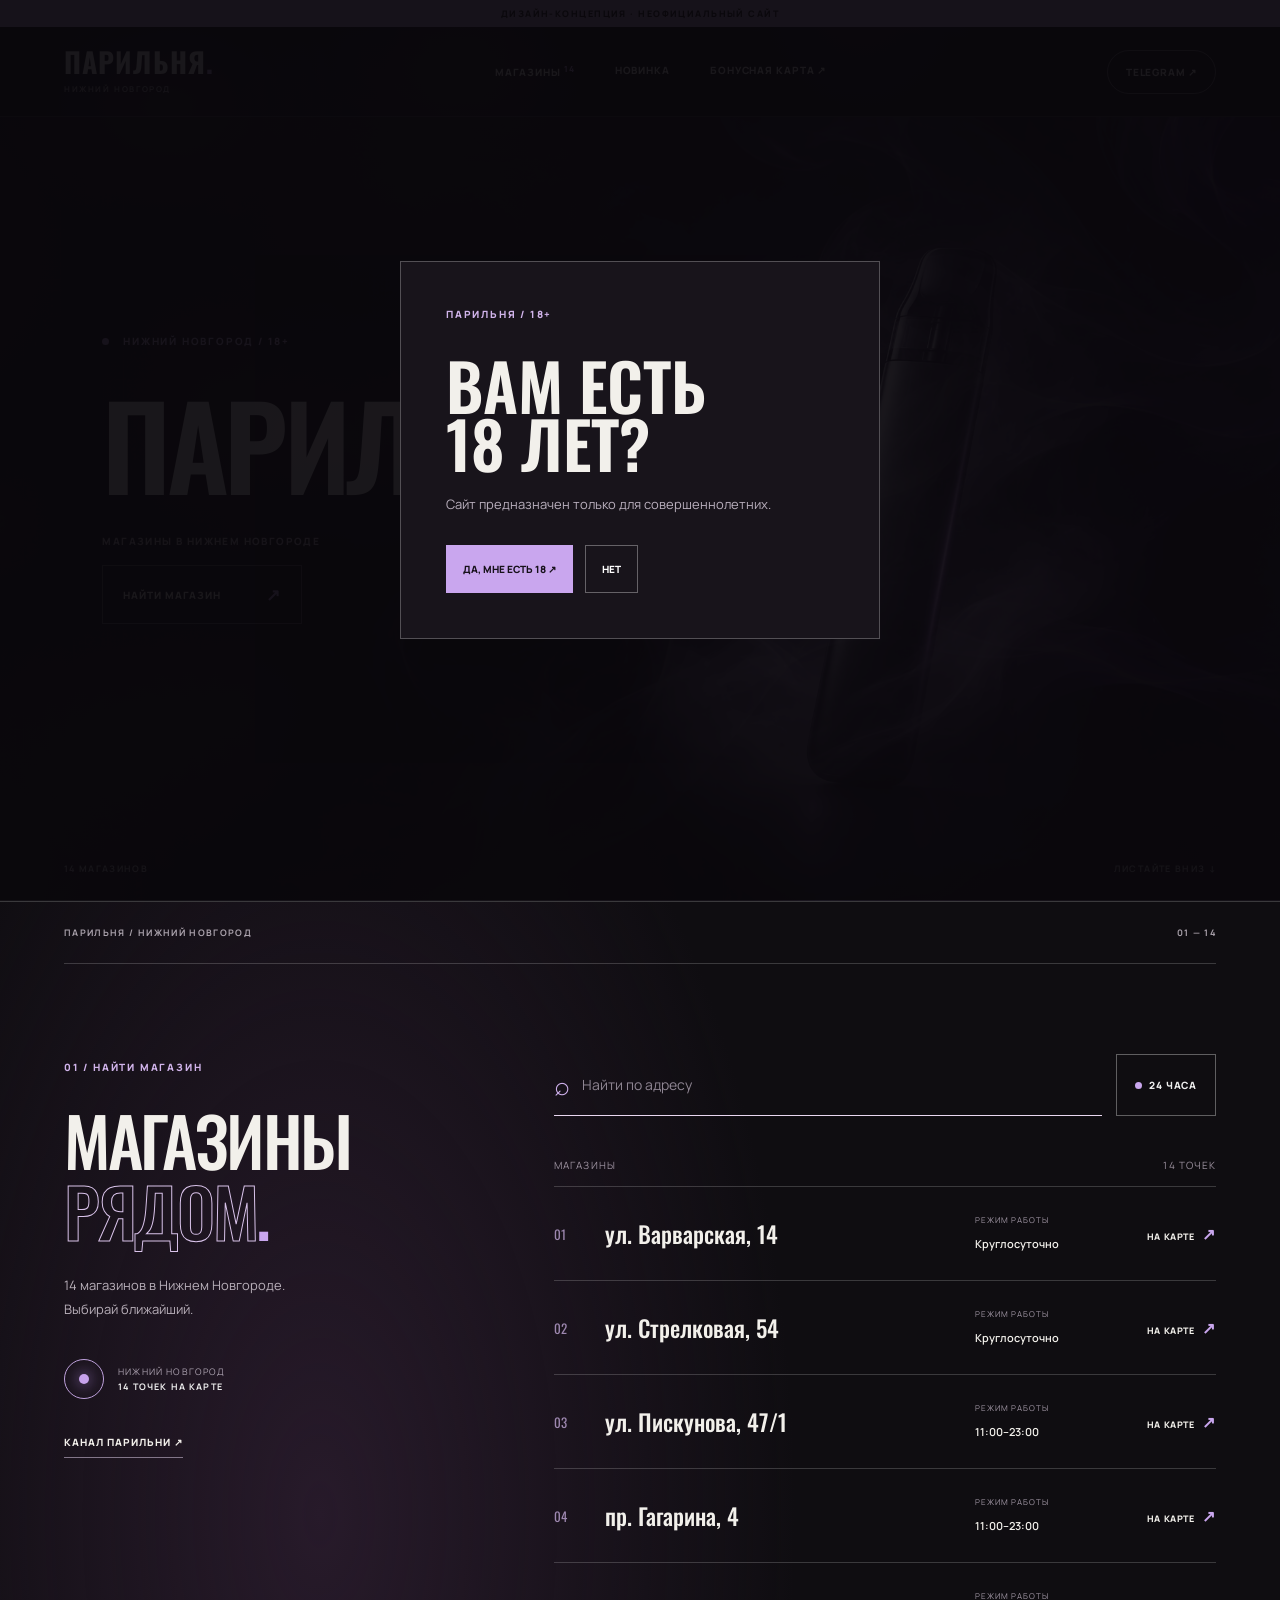
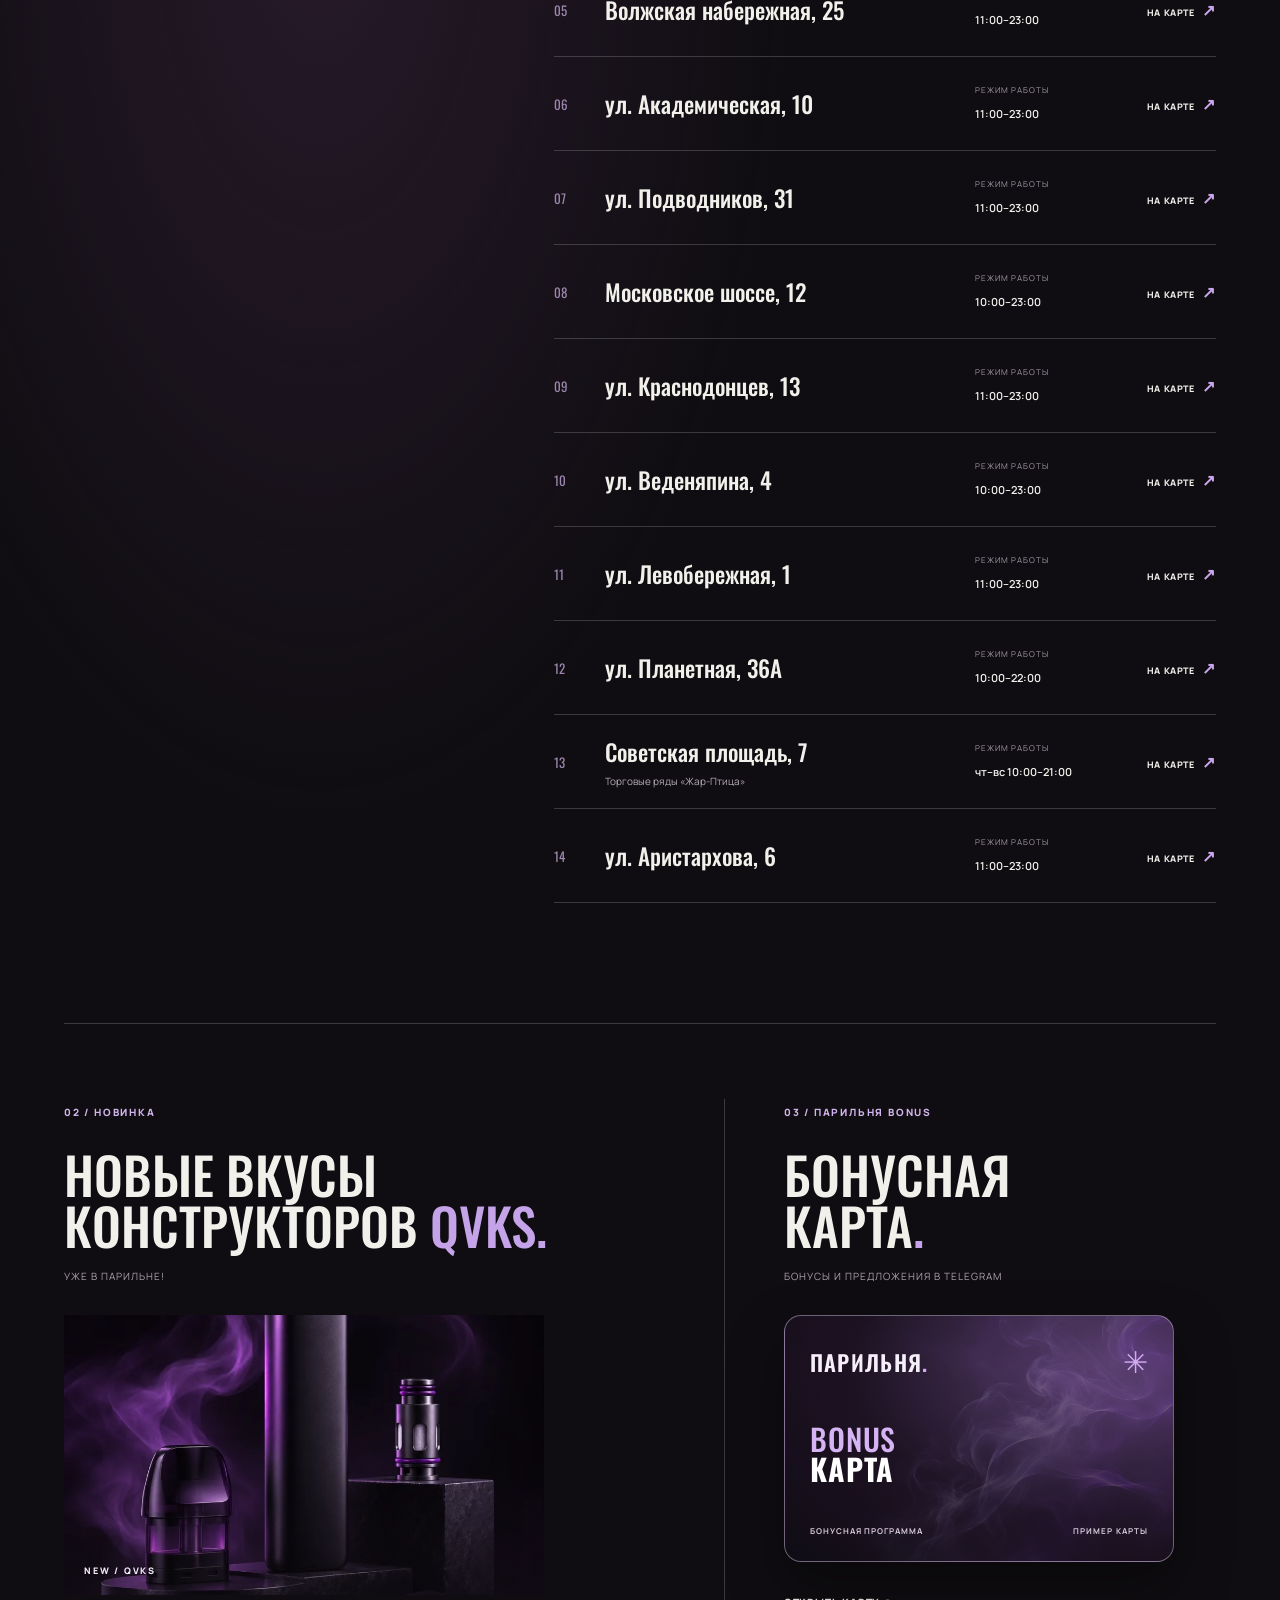
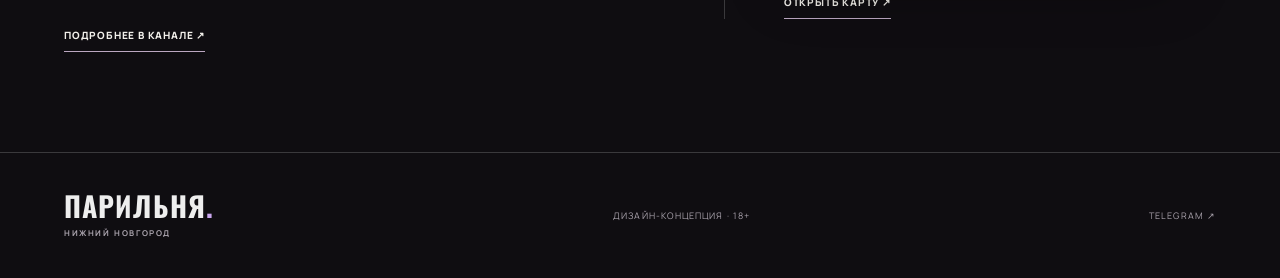
<file: index.html>
<!doctype html><html lang="ru"><head><meta charset="utf-8"><meta name="viewport" content="width=device-width,initial-scale=1"><meta name="theme-color" content="#100e13"><title>Парильня — магазины в Нижнем Новгороде</title><link rel="preconnect" href="https://fonts.googleapis.com"><link rel="preconnect" href="https://fonts.gstatic.com" crossorigin><link href="https://fonts.googleapis.com/css2?family=Manrope:wght@400;500;600;700;800&family=Oswald:wght@400;500;600;700&display=swap" rel="stylesheet"><link rel="stylesheet" href="style.css"></head>
<body><canvas id="vapor" aria-hidden="true"></canvas><canvas id="trail" aria-hidden="true"></canvas><div class="concept">ДИЗАЙН-КОНЦЕПЦИЯ · НЕОФИЦИАЛЬНЫЙ САЙТ</div>
<header><a class="logo" href="#top">ПАРИЛЬНЯ<span>.</span><small>НИЖНИЙ НОВГОРОД</small></a><nav aria-label="Навигация"><a href="#stores">МАГАЗИНЫ <sup>14</sup></a><a href="#new">НОВИНКА</a><a href="bonus/">БОНУСНАЯ КАРТА ↗</a></nav><a class="header-tg" href="https://t.me/parilnyann" target="_blank" rel="noopener noreferrer">TELEGRAM ↗</a></header>
<main id="top"><section class="hero"><img class="hero-vape" src="device.webp" alt="" aria-hidden="true"><div class="hero-vapor" aria-hidden="true"></div><div class="hero-copy"><div class="overline"><span class="dot"></span> НИЖНИЙ НОВГОРОД / 18+</div><h1>ПАРИЛЬНЯ<span>.</span></h1><div class="hero-bottom"><p>МАГАЗИНЫ В НИЖНЕМ НОВГОРОДЕ</p><a href="#stores" class="hero-button">НАЙТИ МАГАЗИН <span>↗</span></a></div></div><div class="hero-foot"><span>14 МАГАЗИНОВ</span><span>ЛИСТАЙТЕ ВНИЗ ↓</span></div></section>
<div class="inside"><div class="inside-head"><span>ПАРИЛЬНЯ / НИЖНИЙ НОВГОРОД</span><span>01 — 14</span></div><section class="directory" id="stores"><div class="dir-intro"><span class="overline">01 / НАЙТИ МАГАЗИН</span><h2>МАГАЗИНЫ<br><span>РЯДОМ</span><i>.</i></h2><p>14 магазинов в Нижнем Новгороде.<br>Выбирай ближайший.</p><div class="location-mark" aria-hidden="true"><span class="location-dot"></span><span>НИЖНИЙ НОВГОРОД<br><b>14 ТОЧЕК НА КАРТЕ</b></span></div><a class="channel" href="https://t.me/parilnyann" target="_blank" rel="noopener noreferrer">КАНАЛ ПАРИЛЬНИ ↗</a></div><div class="dir-main"><div class="dir-toolbar"><label class="search"><span aria-hidden="true">⌕</span><input id="search" type="search" placeholder="Найти по адресу" autocomplete="off" aria-label="Поиск магазина по адресу"></label><button type="button" id="night" aria-pressed="false"><span class="toggle-dot"></span> 24 ЧАСА</button></div><div class="result-caption"><span>МАГАЗИНЫ</span><span id="count" aria-live="polite">14 ТОЧЕК</span></div><div id="store-list"><article class="store" data-address="ул. варварская, 14 " data-night="yes"><div class="store-no">01</div><div class="store-place"><h3>ул. Варварская, 14</h3></div><div class="store-time"><span>РЕЖИМ РАБОТЫ</span><strong>Круглосуточно</strong></div><a class="map-link" href="https://yandex.ru/maps/?text=%D0%9D%D0%B8%D0%B6%D0%BD%D0%B8%D0%B9%20%D0%9D%D0%BE%D0%B2%D0%B3%D0%BE%D1%80%D0%BE%D0%B4%2C%20%D1%83%D0%BB.%20%D0%92%D0%B0%D1%80%D0%B2%D0%B0%D1%80%D1%81%D0%BA%D0%B0%D1%8F%2C%2014" target="_blank" rel="noopener noreferrer" aria-label="Открыть на карте: ул. Варварская, 14">НА КАРТЕ <b>↗</b></a></article><article class="store" data-address="ул. стрелковая, 54 " data-night="yes"><div class="store-no">02</div><div class="store-place"><h3>ул. Стрелковая, 54</h3></div><div class="store-time"><span>РЕЖИМ РАБОТЫ</span><strong>Круглосуточно</strong></div><a class="map-link" href="https://yandex.ru/maps/?text=%D0%9D%D0%B8%D0%B6%D0%BD%D0%B8%D0%B9%20%D0%9D%D0%BE%D0%B2%D0%B3%D0%BE%D1%80%D0%BE%D0%B4%2C%20%D1%83%D0%BB.%20%D0%A1%D1%82%D1%80%D0%B5%D0%BB%D0%BA%D0%BE%D0%B2%D0%B0%D1%8F%2C%2054" target="_blank" rel="noopener noreferrer" aria-label="Открыть на карте: ул. Стрелковая, 54">НА КАРТЕ <b>↗</b></a></article><article class="store" data-address="ул. пискунова, 47/1 " data-night="no"><div class="store-no">03</div><div class="store-place"><h3>ул. Пискунова, 47/1</h3></div><div class="store-time"><span>РЕЖИМ РАБОТЫ</span><strong>11:00–23:00</strong></div><a class="map-link" href="https://yandex.ru/maps/?text=%D0%9D%D0%B8%D0%B6%D0%BD%D0%B8%D0%B9%20%D0%9D%D0%BE%D0%B2%D0%B3%D0%BE%D1%80%D0%BE%D0%B4%2C%20%D1%83%D0%BB.%20%D0%9F%D0%B8%D1%81%D0%BA%D1%83%D0%BD%D0%BE%D0%B2%D0%B0%2C%2047/1" target="_blank" rel="noopener noreferrer" aria-label="Открыть на карте: ул. Пискунова, 47/1">НА КАРТЕ <b>↗</b></a></article><article class="store" data-address="пр. гагарина, 4 " data-night="no"><div class="store-no">04</div><div class="store-place"><h3>пр. Гагарина, 4</h3></div><div class="store-time"><span>РЕЖИМ РАБОТЫ</span><strong>11:00–23:00</strong></div><a class="map-link" href="https://yandex.ru/maps/?text=%D0%9D%D0%B8%D0%B6%D0%BD%D0%B8%D0%B9%20%D0%9D%D0%BE%D0%B2%D0%B3%D0%BE%D1%80%D0%BE%D0%B4%2C%20%D0%BF%D1%80.%20%D0%93%D0%B0%D0%B3%D0%B0%D1%80%D0%B8%D0%BD%D0%B0%2C%204" target="_blank" rel="noopener noreferrer" aria-label="Открыть на карте: пр. Гагарина, 4">НА КАРТЕ <b>↗</b></a></article><article class="store" data-address="волжская набережная, 25 " data-night="no"><div class="store-no">05</div><div class="store-place"><h3>Волжская набережная, 25</h3></div><div class="store-time"><span>РЕЖИМ РАБОТЫ</span><strong>11:00–23:00</strong></div><a class="map-link" href="https://yandex.ru/maps/?text=%D0%9D%D0%B8%D0%B6%D0%BD%D0%B8%D0%B9%20%D0%9D%D0%BE%D0%B2%D0%B3%D0%BE%D1%80%D0%BE%D0%B4%2C%20%D0%92%D0%BE%D0%BB%D0%B6%D1%81%D0%BA%D0%B0%D1%8F%20%D0%BD%D0%B0%D0%B1%D0%B5%D1%80%D0%B5%D0%B6%D0%BD%D0%B0%D1%8F%2C%2025" target="_blank" rel="noopener noreferrer" aria-label="Открыть на карте: Волжская набережная, 25">НА КАРТЕ <b>↗</b></a></article><article class="store" data-address="ул. академическая, 10 " data-night="no"><div class="store-no">06</div><div class="store-place"><h3>ул. Академическая, 10</h3></div><div class="store-time"><span>РЕЖИМ РАБОТЫ</span><strong>11:00–23:00</strong></div><a class="map-link" href="https://yandex.ru/maps/?text=%D0%9D%D0%B8%D0%B6%D0%BD%D0%B8%D0%B9%20%D0%9D%D0%BE%D0%B2%D0%B3%D0%BE%D1%80%D0%BE%D0%B4%2C%20%D1%83%D0%BB.%20%D0%90%D0%BA%D0%B0%D0%B4%D0%B5%D0%BC%D0%B8%D1%87%D0%B5%D1%81%D0%BA%D0%B0%D1%8F%2C%2010" target="_blank" rel="noopener noreferrer" aria-label="Открыть на карте: ул. Академическая, 10">НА КАРТЕ <b>↗</b></a></article><article class="store" data-address="ул. подводников, 31 " data-night="no"><div class="store-no">07</div><div class="store-place"><h3>ул. Подводников, 31</h3></div><div class="store-time"><span>РЕЖИМ РАБОТЫ</span><strong>11:00–23:00</strong></div><a class="map-link" href="https://yandex.ru/maps/?text=%D0%9D%D0%B8%D0%B6%D0%BD%D0%B8%D0%B9%20%D0%9D%D0%BE%D0%B2%D0%B3%D0%BE%D1%80%D0%BE%D0%B4%2C%20%D1%83%D0%BB.%20%D0%9F%D0%BE%D0%B4%D0%B2%D0%BE%D0%B4%D0%BD%D0%B8%D0%BA%D0%BE%D0%B2%2C%2031" target="_blank" rel="noopener noreferrer" aria-label="Открыть на карте: ул. Подводников, 31">НА КАРТЕ <b>↗</b></a></article><article class="store" data-address="московское шоссе, 12 " data-night="no"><div class="store-no">08</div><div class="store-place"><h3>Московское шоссе, 12</h3></div><div class="store-time"><span>РЕЖИМ РАБОТЫ</span><strong>10:00–23:00</strong></div><a class="map-link" href="https://yandex.ru/maps/?text=%D0%9D%D0%B8%D0%B6%D0%BD%D0%B8%D0%B9%20%D0%9D%D0%BE%D0%B2%D0%B3%D0%BE%D1%80%D0%BE%D0%B4%2C%20%D0%9C%D0%BE%D1%81%D0%BA%D0%BE%D0%B2%D1%81%D0%BA%D0%BE%D0%B5%20%D1%88%D0%BE%D1%81%D1%81%D0%B5%2C%2012" target="_blank" rel="noopener noreferrer" aria-label="Открыть на карте: Московское шоссе, 12">НА КАРТЕ <b>↗</b></a></article><article class="store" data-address="ул. краснодонцев, 13 " data-night="no"><div class="store-no">09</div><div class="store-place"><h3>ул. Краснодонцев, 13</h3></div><div class="store-time"><span>РЕЖИМ РАБОТЫ</span><strong>11:00–23:00</strong></div><a class="map-link" href="https://yandex.ru/maps/?text=%D0%9D%D0%B8%D0%B6%D0%BD%D0%B8%D0%B9%20%D0%9D%D0%BE%D0%B2%D0%B3%D0%BE%D1%80%D0%BE%D0%B4%2C%20%D1%83%D0%BB.%20%D0%9A%D1%80%D0%B0%D1%81%D0%BD%D0%BE%D0%B4%D0%BE%D0%BD%D1%86%D0%B5%D0%B2%2C%2013" target="_blank" rel="noopener noreferrer" aria-label="Открыть на карте: ул. Краснодонцев, 13">НА КАРТЕ <b>↗</b></a></article><article class="store" data-address="ул. веденяпина, 4 " data-night="no"><div class="store-no">10</div><div class="store-place"><h3>ул. Веденяпина, 4</h3></div><div class="store-time"><span>РЕЖИМ РАБОТЫ</span><strong>10:00–23:00</strong></div><a class="map-link" href="https://yandex.ru/maps/?text=%D0%9D%D0%B8%D0%B6%D0%BD%D0%B8%D0%B9%20%D0%9D%D0%BE%D0%B2%D0%B3%D0%BE%D1%80%D0%BE%D0%B4%2C%20%D1%83%D0%BB.%20%D0%92%D0%B5%D0%B4%D0%B5%D0%BD%D1%8F%D0%BF%D0%B8%D0%BD%D0%B0%2C%204" target="_blank" rel="noopener noreferrer" aria-label="Открыть на карте: ул. Веденяпина, 4">НА КАРТЕ <b>↗</b></a></article><article class="store" data-address="ул. левобережная, 1 " data-night="no"><div class="store-no">11</div><div class="store-place"><h3>ул. Левобережная, 1</h3></div><div class="store-time"><span>РЕЖИМ РАБОТЫ</span><strong>11:00–23:00</strong></div><a class="map-link" href="https://yandex.ru/maps/?text=%D0%9D%D0%B8%D0%B6%D0%BD%D0%B8%D0%B9%20%D0%9D%D0%BE%D0%B2%D0%B3%D0%BE%D1%80%D0%BE%D0%B4%2C%20%D1%83%D0%BB.%20%D0%9B%D0%B5%D0%B2%D0%BE%D0%B1%D0%B5%D1%80%D0%B5%D0%B6%D0%BD%D0%B0%D1%8F%2C%201" target="_blank" rel="noopener noreferrer" aria-label="Открыть на карте: ул. Левобережная, 1">НА КАРТЕ <b>↗</b></a></article><article class="store" data-address="ул. планетная, 36а " data-night="no"><div class="store-no">12</div><div class="store-place"><h3>ул. Планетная, 36А</h3></div><div class="store-time"><span>РЕЖИМ РАБОТЫ</span><strong>10:00–22:00</strong></div><a class="map-link" href="https://yandex.ru/maps/?text=%D0%9D%D0%B8%D0%B6%D0%BD%D0%B8%D0%B9%20%D0%9D%D0%BE%D0%B2%D0%B3%D0%BE%D1%80%D0%BE%D0%B4%2C%20%D1%83%D0%BB.%20%D0%9F%D0%BB%D0%B0%D0%BD%D0%B5%D1%82%D0%BD%D0%B0%D1%8F%2C%2036%D0%90" target="_blank" rel="noopener noreferrer" aria-label="Открыть на карте: ул. Планетная, 36А">НА КАРТЕ <b>↗</b></a></article><article class="store" data-address="советская площадь, 7 торговые ряды «жар-птица»" data-night="no"><div class="store-no">13</div><div class="store-place"><h3>Советская площадь, 7</h3><span>Торговые ряды «Жар-Птица»</span></div><div class="store-time"><span>РЕЖИМ РАБОТЫ</span><strong>чт–вс 10:00–21:00</strong></div><a class="map-link" href="https://yandex.ru/maps/?text=%D0%9D%D0%B8%D0%B6%D0%BD%D0%B8%D0%B9%20%D0%9D%D0%BE%D0%B2%D0%B3%D0%BE%D1%80%D0%BE%D0%B4%2C%20%D0%A1%D0%BE%D0%B2%D0%B5%D1%82%D1%81%D0%BA%D0%B0%D1%8F%20%D0%BF%D0%BB%D0%BE%D1%89%D0%B0%D0%B4%D1%8C%2C%207%2C%20%D0%A2%D0%BE%D1%80%D0%B3%D0%BE%D0%B2%D1%8B%D0%B5%20%D1%80%D1%8F%D0%B4%D1%8B%20%C2%AB%D0%96%D0%B0%D1%80-%D0%9F%D1%82%D0%B8%D1%86%D0%B0%C2%BB" target="_blank" rel="noopener noreferrer" aria-label="Открыть на карте: Советская площадь, 7">НА КАРТЕ <b>↗</b></a></article><article class="store" data-address="ул. аристархова, 6 " data-night="no"><div class="store-no">14</div><div class="store-place"><h3>ул. Аристархова, 6</h3></div><div class="store-time"><span>РЕЖИМ РАБОТЫ</span><strong>11:00–23:00</strong></div><a class="map-link" href="https://yandex.ru/maps/?text=%D0%9D%D0%B8%D0%B6%D0%BD%D0%B8%D0%B9%20%D0%9D%D0%BE%D0%B2%D0%B3%D0%BE%D1%80%D0%BE%D0%B4%2C%20%D1%83%D0%BB.%20%D0%90%D1%80%D0%B8%D1%81%D1%82%D0%B0%D1%80%D1%85%D0%BE%D0%B2%D0%B0%2C%206" target="_blank" rel="noopener noreferrer" aria-label="Открыть на карте: ул. Аристархова, 6">НА КАРТЕ <b>↗</b></a></article></div><p class="empty" id="empty" hidden>Ничего не нашли. Попробуйте другой адрес.</p></div></section>
<section class="end-panel" id="new"><div class="new-copy"><span class="overline">02 / НОВИНКА</span><h2>НОВЫЕ ВКУСЫ<br>КОНСТРУКТОРОВ <span>QVKS.</span></h2><p>УЖЕ В ПАРИЛЬНЕ!</p><div class="product-visual"><img src="new-products.webp" alt="Иллюстрация устройств для вейпинга" loading="lazy"><span>NEW / QVKS</span></div><a href="https://t.me/parilnyann/1154" target="_blank" rel="noopener noreferrer">ПОДРОБНЕЕ В КАНАЛЕ ↗</a></div><div class="bonus-copy"><span class="overline">03 / ПАРИЛЬНЯ BONUS</span><h2>БОНУСНАЯ<br>КАРТА<span>.</span></h2><p>БОНУСЫ И ПРЕДЛОЖЕНИЯ В TELEGRAM</p><div class="loyalty-card" role="img" aria-label="Пример оформления бонусной карты Парильня"><div class="loyalty-top"><strong>ПАРИЛЬНЯ<span>.</span></strong><span>✳</span></div><div class="loyalty-middle">BONUS<br><b>КАРТА</b></div><div class="loyalty-bottom"><span>БОНУСНАЯ ПРОГРАММА</span><span>ПРИМЕР КАРТЫ</span></div></div><a href="bonus/">ОТКРЫТЬ КАРТУ ↗</a></div></section></div></main>
<footer><a class="logo" href="#top">ПАРИЛЬНЯ<span>.</span><small>НИЖНИЙ НОВГОРОД</small></a><span>ДИЗАЙН-КОНЦЕПЦИЯ · 18+</span><a href="https://t.me/parilnyann" target="_blank" rel="noopener noreferrer">TELEGRAM ↗</a></footer>
<div class="age-overlay" id="age" role="dialog" aria-modal="true" aria-labelledby="age-title"><div class="age-box"><div class="overline">ПАРИЛЬНЯ / 18+</div><h2 id="age-title">ВАМ ЕСТЬ<br>18 ЛЕТ?</h2><p>Сайт предназначен только для совершеннолетних.</p><div class="age-actions"><button id="yes">ДА, МНЕ ЕСТЬ 18 ↗</button><button id="no">НЕТ</button></div><p id="age-note" hidden>Материалы доступны только совершеннолетним.</p></div></div><script src="app.js"></script></body></html>
</file>
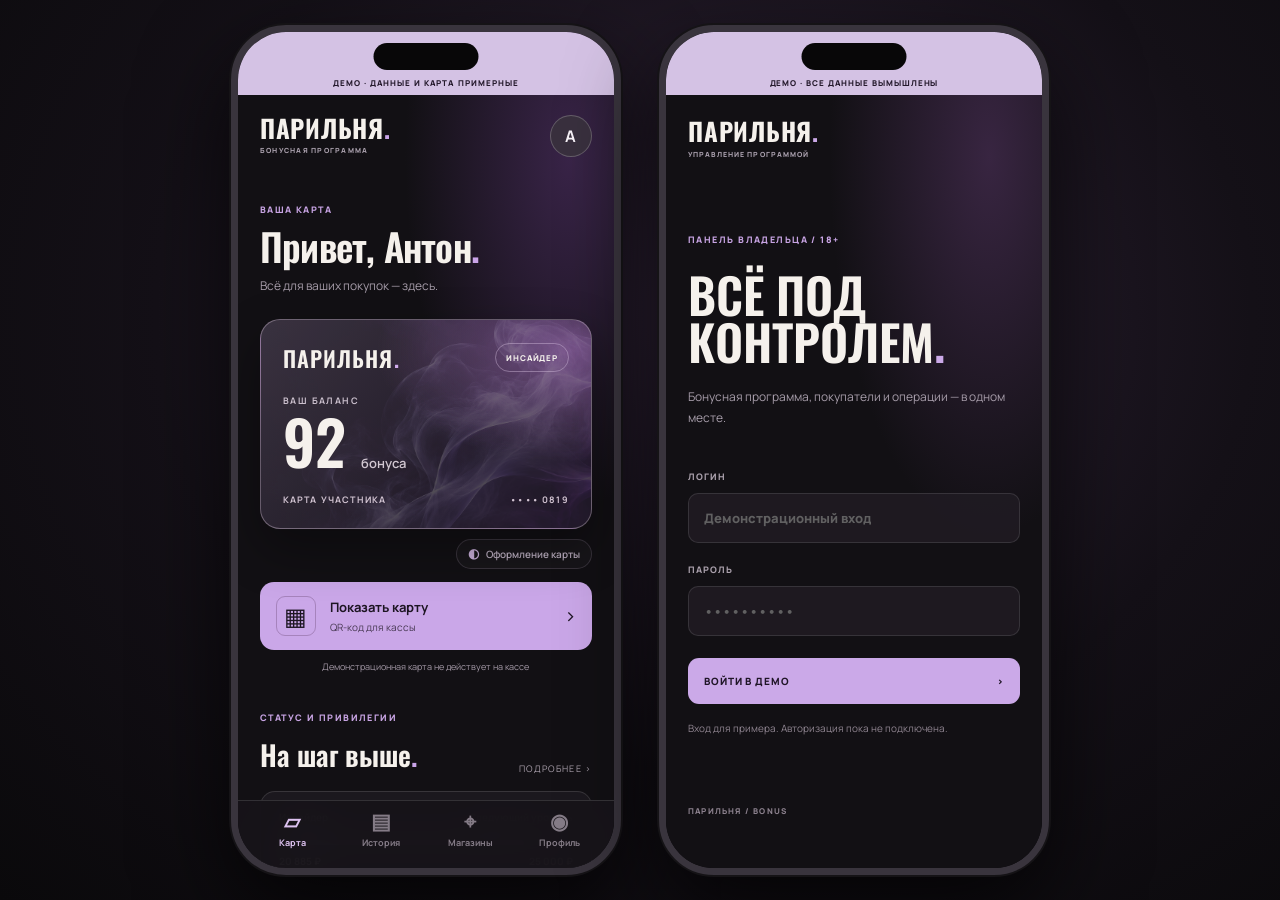
<file: bonus/index.html>
<!doctype html><html lang="ru"><head><meta charset="utf-8"><meta name="viewport" content="width=device-width,initial-scale=1,viewport-fit=cover"><meta name="theme-color" content="#121014"><meta name="apple-mobile-web-app-capable" content="yes"><meta name="apple-mobile-web-app-status-bar-style" content="black-translucent"><meta name="apple-mobile-web-app-title" content="Парильня Bonus"><meta name="description" content="Демонстрация бонусной карты Парильня"><link rel="manifest" href="manifest.webmanifest"><link rel="apple-touch-icon" href="icons/icon-192.png"><link rel="icon" href="icons/icon-192.png"><link rel="stylesheet" href="style.css?v=5"><title>Парильня Bonus</title><link rel="preconnect" href="https://fonts.googleapis.com"><link rel="preconnect" href="https://fonts.gstatic.com" crossorigin><link href="https://fonts.googleapis.com/css2?family=Manrope:wght@400;500;600;700;800&family=Oswald:wght@500;600;700&display=swap" rel="stylesheet"></head><body>
<div class="desktop-label"><span>ПАРИЛЬНЯ / BONUS</span><p>Всё, что нужно,<br>в одном приложении.</p><small>МОБИЛЬНАЯ ВЕРСИЯ · ДЕМО</small></div><div class="phone"><div class="phone-island" aria-hidden="true"></div><div class="app"><div class="demo-bar">ДЕМО · ДАННЫЕ И КАРТА ПРИМЕРНЫЕ</div><header><a class="brand" href="../" aria-label="На сайт Парильни">ПАРИЛЬНЯ<span>.</span><small>БОНУСНАЯ ПРОГРАММА</small></a><button class="profile-button" data-go="profile" aria-label="Открыть профиль">А</button></header>
<main id="app-main"><section class="screen active" id="card" aria-labelledby="card-heading"><div class="hello"><div><p class="eyebrow">ВАША КАРТА</p><h1 id="card-heading">Привет, Антон<span>.</span></h1><p class="sub">Всё для ваших покупок — здесь.</p></div></div><div class="loyalty"><div class="card-noise"></div><div class="loyalty-top"><span>ПАРИЛЬНЯ<span class="lilac">.</span></span><span class="badge">ИНСАЙДЕР</span></div><div class="loyalty-middle"><div><span class="label">ВАШ БАЛАНС</span><strong>92 <small>бонуса</small></strong></div></div><div class="loyalty-bottom"><span>КАРТА УЧАСТНИКА</span><span>•••• 0819</span></div></div><button class="theme-open" id="theme-open"><span class="theme-open-icon" aria-hidden="true">◐</span><span>Оформление карты</span></button><button class="qr-button" id="open-qr"><span class="qr-icon">▦</span><span><strong>Показать карту</strong><small>QR-код для кассы</small></span><b>›</b></button><p class="qr-note">Демонстрационная карта не действует на кассе</p><div class="section-title"><div><p class="eyebrow">СТАТУС И ПРИВИЛЕГИИ</p><h2>На шаг выше<span>.</span></h2></div><span class="step">ПОДРОБНЕЕ ›</span></div><button class="progress-card" id="statuses-open" aria-label="Посмотреть статусы и их преимущества"><div class="progress-head"><span>Инсайдер</span><span>Следующий уровень</span></div><div class="progress-track"><i></i></div><div class="progress-foot"><span>20 885 ₽</span><span>25 000 ₽</span></div><p>До следующего уровня <strong>4 115 ₽</strong></p></button><div class="expiry"><div class="expiry-icon">◷</div><div><strong>Бонусы действуют до 7 февраля</strong><p>92 бонуса · 2027 год</p></div></div><button class="install-banner" id="install-button" hidden><span>↧</span><span><strong>Добавить на главный экран</strong><small>Карта будет всегда под рукой</small></span><b>›</b></button></section>
<section class="screen" id="history" aria-labelledby="history-heading" hidden><div class="page-head"><p class="eyebrow">ВАША АКТИВНОСТЬ</p><h1 id="history-heading">История<span>.</span></h1><p class="sub">Все начисления и списания.</p></div><div class="balance-strip"><span>ДОСТУПНО СЕЙЧАС</span><strong>92 <small>бонуса</small></strong></div><div class="history-label">НОЯБРЬ 2026 <span>2 ОПЕРАЦИИ</span></div><article class="transaction"><div class="tx-icon">▤</div><div><strong>Покупка</strong><p>10 ноября · Магазин</p></div><div class="tx-amount"><b>+92</b><span>начислено</span></div></article><article class="tx-details"><span>Списано при покупке</span><strong>−613 бонусов</strong></article><article class="transaction"><div class="tx-icon gift">◎</div><div><strong>Подарок</strong><p>7 ноября · Бонусы</p></div><div class="tx-amount"><b>+500</b><span>начислено</span></div></article><div class="history-end">ИСТОРИЯ ПОКАЗАНА ДЛЯ ПРИМЕРА</div></section>
<section class="screen" id="stores" aria-labelledby="stores-heading" hidden><div class="page-head"><p class="eyebrow">НИЖНИЙ НОВГОРОД</p><h1 id="stores-heading">Магазины<span>.</span></h1><p class="sub">14 точек в городе. Выбирайте удобную.</p></div><label class="search"><span>⌕</span><input type="search" id="store-search" placeholder="Улица или адрес" aria-label="Поиск магазина"></label><div class="stores-filter"><span id="store-count">14 МАГАЗИНОВ</span><button id="night" aria-pressed="false">● КРУГЛОСУТОЧНО</button></div><div id="store-list"></div><p id="empty" class="empty" hidden>По этому запросу ничего не нашли.</p></section>
<section class="screen" id="profile" aria-labelledby="profile-heading" hidden><div class="page-head"><p class="eyebrow">ЛИЧНЫЙ КАБИНЕТ</p><h1 id="profile-heading">Профиль<span>.</span></h1></div><div class="person"><div class="person-avatar">А</div><div><h2>Антон</h2><p>Участник программы</p></div><span class="profile-status">ИНСАЙДЕР</span></div><div class="info-group"><div class="info-label">МОЯ КАРТА</div><div class="info-row"><span>Номер карты</span><strong>•••• 0819</strong></div><div class="info-row"><span>Сумма покупок</span><strong>20 885 ₽</strong></div><div class="info-row"><span>Статус</span><strong>Инсайдер</strong></div></div><div class="info-group"><div class="info-label">ПОЛЕЗНОЕ</div><a class="profile-link owner-link" href="admin/"><span><b>▦</b> Панель владельца · демо</span><strong>›</strong></a><button class="profile-link" id="install-help"><span><b>↧</b> Установить приложение</span><strong>›</strong></button><a class="profile-link" href="https://t.me/parilnyann" target="_blank" rel="noopener noreferrer"><span><b>◎</b> Канал «Парильни»</span><strong>›</strong></a></div><p class="demo-foot">Демонстрационный профиль. Данные не связаны с реальной программой лояльности.</p></section></main>
</div><nav class="bottom-nav" aria-label="Разделы приложения"><button class="selected" data-tab="card" aria-current="page"><span>▱</span>Карта</button><button data-tab="history"><span>▤</span>История</button><button data-tab="stores"><span>⌖</span>Магазины</button><button data-tab="profile"><span>◉</span>Профиль</button></nav>
<div class="modal-overlay" id="qr-dialog" hidden><section class="modal-sheet" role="dialog" aria-modal="true" aria-labelledby="qr-title"><div class="modal-handle"></div><div class="modal-head"><div><span class="eyebrow">КАРТА УЧАСТНИКА</span><h2 id="qr-title">Ваша карта<span>.</span></h2></div><button data-close="qr-dialog" aria-label="Закрыть">×</button></div><p class="modal-copy">Покажите QR-код на кассе</p><div class="qr-demo"><img src="qr-demo.svg" alt="Демонстрационное изображение QR-кода"><span>ДЕМО</span></div><div class="demo-alert">Это пример: код не связан с бонусной системой и не работает на кассе.</div><p class="qr-number">ИНСАЙДЕР <span>•••• 0819</span></p></section></div>
<div class="modal-overlay" id="install-dialog" hidden><section class="modal-sheet" role="dialog" aria-modal="true" aria-labelledby="install-title"><div class="modal-handle"></div><div class="modal-head"><div><span class="eyebrow">ВСЕГДА ПОД РУКОЙ</span><h2 id="install-title">Установить<span>.</span></h2></div><button data-close="install-dialog" aria-label="Закрыть">×</button></div><p class="modal-copy">На iPhone откройте страницу в Safari, нажмите «Поделиться» и выберите «На экран Домой». На Android откройте меню браузера и выберите установку приложения.</p><p class="demo-alert">Для работы вне локальной сети потребуется разместить приложение на защищённом адресе HTTPS.</p></section></div>
<div class="modal-overlay" id="theme-dialog" hidden><section class="modal-sheet theme-sheet" role="dialog" aria-modal="true" aria-labelledby="theme-title"><div class="modal-handle"></div><div class="modal-head"><div><span class="eyebrow">ВАША КАРТА</span><h2 id="theme-title">Выберите стиль<span>.</span></h2></div><button data-close="theme-dialog" aria-label="Закрыть">×</button></div><p class="modal-copy">Оформление сохранится на этом устройстве.</p><div class="theme-grid"><button class="theme-choice theme-smoke" data-theme="smoke" aria-pressed="true"><span class="theme-card"><b>ПАРИЛЬНЯ.</b><small>ИНСАЙДЕР</small><i>92</i></span><span class="theme-name">Дым</span></button><button class="theme-choice theme-graphite" data-theme="graphite" aria-pressed="false"><span class="theme-card"><b>ПАРИЛЬНЯ.</b><small>ИНСАЙДЕР</small><i>92</i></span><span class="theme-name">Графит</span></button><button class="theme-choice theme-neon" data-theme="neon" aria-pressed="false"><span class="theme-card"><b>ПАРИЛЬНЯ.</b><small>ИНСАЙДЕР</small><i>92</i></span><span class="theme-name">Неон</span></button><button class="theme-choice theme-frost" data-theme="frost" aria-pressed="false"><span class="theme-card"><b>ПАРИЛЬНЯ.</b><small>ИНСАЙДЕР</small><i>92</i></span><span class="theme-name">Иней</span></button><button class="theme-choice theme-amber" data-theme="amber" aria-pressed="false"><span class="theme-card"><b>ПАРИЛЬНЯ.</b><small>ИНСАЙДЕР</small><i>92</i></span><span class="theme-name">Янтарь</span></button></div></section></div>
<div class="modal-overlay" id="statuses-dialog" hidden><section class="modal-sheet status-sheet" role="dialog" aria-modal="true" aria-labelledby="status-title"><div class="modal-handle"></div><div class="modal-head"><div><span class="eyebrow">ПРОГРАММА ЛОЯЛЬНОСТИ</span><h2 id="status-title">Ваш статус<span>.</span></h2></div><button data-close="statuses-dialog" aria-label="Закрыть">×</button></div><p class="modal-copy">Пример уровней и возможностей программы.</p><article class="tier current"><div class="tier-head"><div><span class="tier-num">01 / ТЕКУЩИЙ</span><h3>Инсайдер</h3></div><span class="tier-badge">ВАШ СТАТУС</span></div><p>Бонусная карта и начисление бонусов за покупки. Специальные предложения для участников.</p></article><article class="tier"><div class="tier-head"><div><span class="tier-num">02 / ПРИМЕР</span><h3>Следующий уровень</h3></div><span class="tier-badge">ОТ 25 000 ₽</span></div><p>Предложения для участников уровня и дополнительные привилегии. Состав и условия уточняются.</p></article><div class="demo-alert">Демонстрация: названия, пороги и привилегии нужно согласовать с магазином. Реальные условия программы здесь не подключены.</div></section></div>
</div>
<div class="phone admin-phone" aria-label="Демонстрация панели владельца"><div class="phone-island" aria-hidden="true"></div><iframe src="admin/?embedded=1" title="Панель владельца Парильня Bonus"></iframe></div>
<script src="app.js?v=5"></script></body></html>
</file>
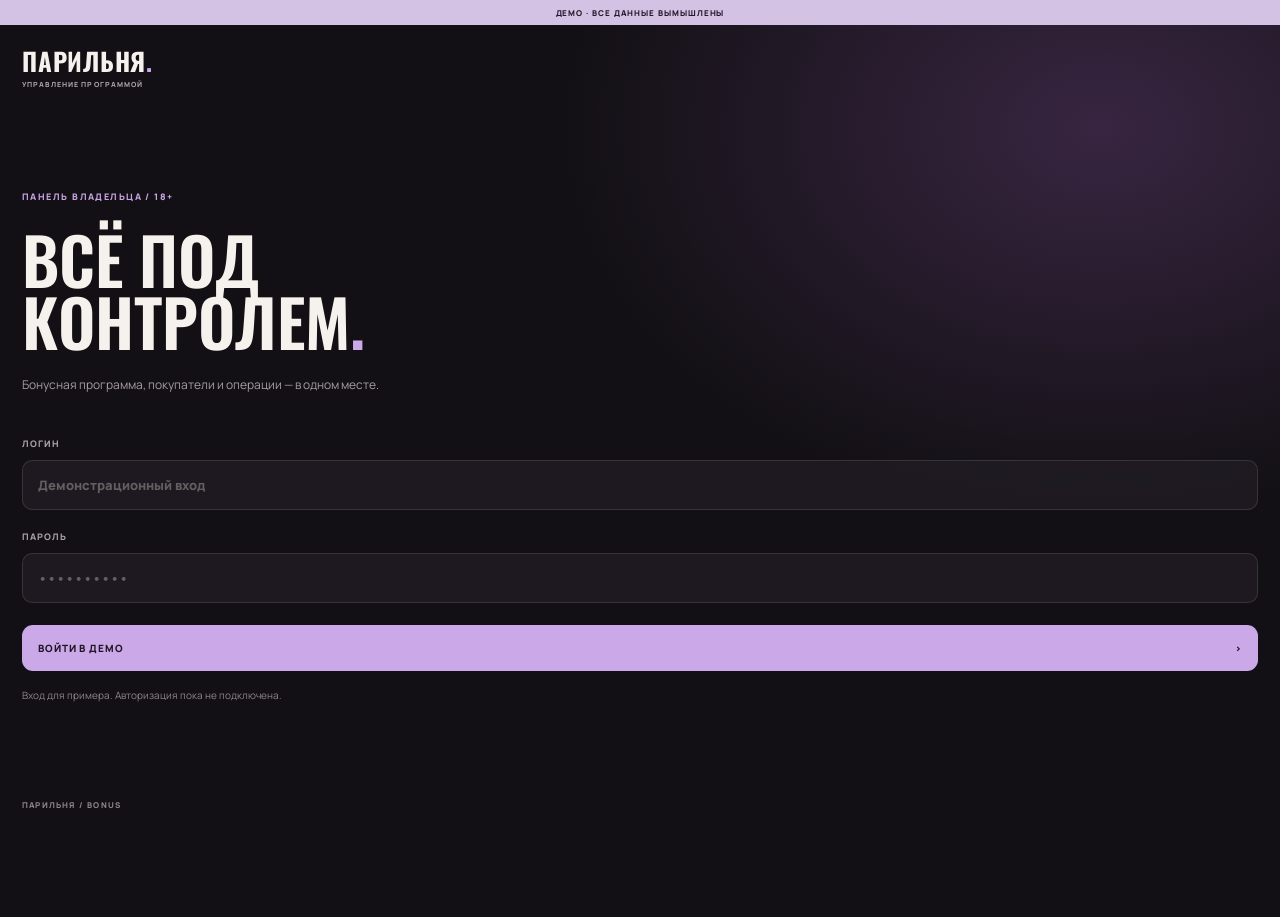
<file: bonus/admin/index.html>
<!doctype html><html lang="ru"><head><meta charset="utf-8"><meta name="viewport" content="width=device-width,initial-scale=1,viewport-fit=cover"><meta name="theme-color" content="#121014"><title>Парильня · управление</title><link rel="preconnect" href="https://fonts.googleapis.com"><link rel="preconnect" href="https://fonts.gstatic.com" crossorigin><link href="https://fonts.googleapis.com/css2?family=Manrope:wght@400;500;600;700;800&family=Oswald:wght@500;600;700&display=swap" rel="stylesheet"><link rel="stylesheet" href="admin.css"></head><body>
<div class="shell"><div class="demo">ДЕМО · ВСЕ ДАННЫЕ ВЫМЫШЛЕНЫ</div><div class="login" id="login"><div class="brand">ПАРИЛЬНЯ<span>.</span><small>УПРАВЛЕНИЕ ПРОГРАММОЙ</small></div><div class="login-body"><span class="eyebrow">ПАНЕЛЬ ВЛАДЕЛЬЦА / 18+</span><h1>ВСЁ ПОД<br>КОНТРОЛЕМ<span>.</span></h1><p>Бонусная программа, покупатели и операции — в одном месте.</p><div class="login-form"><label>ЛОГИН<input type="text" placeholder="Демонстрационный вход" disabled></label><label>ПАРОЛЬ<input type="password" placeholder="••••••••••" disabled></label><button id="demo-login">ВОЙТИ В ДЕМО <span>›</span></button><small>Вход для примера. Авторизация пока не подключена.</small></div></div><span class="login-footer">ПАРИЛЬНЯ / BONUS</span></div>
<div class="admin" id="admin" hidden><header><div class="brand">ПАРИЛЬНЯ<span>.</span><small>ПАНЕЛЬ УПРАВЛЕНИЯ</small></div><button class="profile" id="logout" aria-label="Выйти из демонстрации">В</button></header><main id="content"><section id="overview" class="view"><div class="page-title"><div><p class="eyebrow">БОНУСНАЯ ПРОГРАММА</p><h1>Обзор<span>.</span></h1><p>Состояние программы на примере.</p></div><span class="live">● ДЕМО</span></div><div class="summary"><div class="summary-head"><span>УЧАСТНИКИ</span><span>ВСЕГО</span></div><strong id="total-count">4</strong><div class="summary-foot"><span>Покупатели программы</span><span class="summary-dot">●</span></div></div><div class="metric-row"><div><span>БОНУСОВ НА СЧЕТАХ</span><strong id="total-points">1 902</strong></div><div><span>ОПЕРАЦИЙ</span><strong id="operations-count">3</strong></div></div><div class="section-head"><h2>Последние операции</h2><button data-go="operations">Все ›</button></div><div id="recent"></div><button class="wide-link" data-go="customers"><span>Покупатели программы</span><span>Открыть ›</span></button></section>
<section id="customers" class="view" hidden><div class="page-title"><p class="eyebrow">БОНУСНАЯ ПРОГРАММА</p><h1>Покупатели<span>.</span></h1><p>Карты, балансы и история.</p></div><label class="search"><span>⌕</span><input id="search" type="search" placeholder="Имя или номер карты" aria-label="Поиск покупателя"></label><div class="list-head"><span>ВСЕ ПОКУПАТЕЛИ</span><span id="customer-count">4</span></div><div id="customer-list"></div><p class="empty" id="empty" hidden>Покупателей по этому запросу нет.</p></section>
<section id="operations" class="view" hidden><div class="page-title"><p class="eyebrow">ДВИЖЕНИЕ БОНУСОВ</p><h1>Операции<span>.</span></h1><p>Начисления и списания в демо.</p></div><div class="list-head"><span>ИСТОРИЯ ОПЕРАЦИЙ</span><span>ДЕМО</span></div><div id="operation-list"></div></section>
<section id="settings" class="view" hidden><div class="page-title"><p class="eyebrow">ПРАВИЛА ПРОГРАММЫ</p><h1>Настройки<span>.</span></h1><p>Пример управления статусами.</p></div><div class="notice">Демо-режим: изменения сохраняются только в этом браузере и не влияют на действующую программу.</div><form id="settings-form"><div class="setting-title">УСЛОВИЯ ПЕРЕХОДА</div><label class="field">Порог следующего уровня, ₽<input id="threshold" type="number" min="0" step="1" inputmode="numeric" required></label><label class="field">Название следующего уровня<input id="level-name" type="text" maxlength="30" required></label><button class="primary" type="submit">СОХРАНИТЬ <span>›</span></button><p class="feedback" id="settings-feedback" role="status"></p></form><button class="reset" id="reset">Сбросить демо-данные</button><p class="footnote">Статусы и правила здесь приведены для примера и не являются реальными условиями магазина.</p></section></main><nav aria-label="Разделы панели"><button data-tab="overview" class="selected" aria-current="page"><span>▦</span>Обзор</button><button data-tab="customers"><span>◎</span>Покупатели</button><button data-tab="operations"><span>▤</span>Операции</button><button data-tab="settings"><span>☷</span>Настройки</button></nav></div>
<div class="modal" id="customer-modal" hidden><section class="sheet" role="dialog" aria-modal="true" aria-labelledby="customer-title"><div class="handle"></div><div class="sheet-head"><div><p class="eyebrow">КАРТА ПОКУПАТЕЛЯ / ДЕМО</p><h2 id="customer-title">Покупатель</h2></div><button id="close-modal" aria-label="Закрыть">×</button></div><div class="customer-detail"><div class="avatar big" id="detail-avatar">А</div><div><strong id="detail-name"></strong><small id="detail-card"></small></div></div><div class="detail-row"><span>Текущий баланс</span><strong id="detail-balance"></strong></div><div class="detail-row"><span>Статус</span><strong id="detail-status"></strong></div><form id="adjust-form"><label class="field">Изменить бонусы<input id="adjust" type="number" step="1" inputmode="numeric" placeholder="Например, 100 или -50" required></label><button type="submit" class="primary">ПРИМЕНИТЬ В ДЕМО <span>›</span></button><p class="feedback" id="adjust-feedback" role="status"></p></form><p class="footnote">Начисление и списание работают только в демонстрации.</p></section></div></div><script src="admin.js"></script></body></html>
</file>
<file: style.css>
:root{--bg:#0f0d11;--ink:#f2f0eb;--muted:#a7a1a8;--violet:#c9a6ee;--line:#ffffff2e}*{box-sizing:border-box}html{scroll-behavior:smooth}body{margin:0;background:var(--bg);color:var(--ink);font-family:Manrope,Arial,sans-serif}a{color:inherit;text-decoration:none}button,input{font:inherit}button{cursor:pointer}.concept{text-align:center;background:#c7a9df;color:#181219;font-size:9px;letter-spacing:.16em;font-weight:800;padding:7px}header{position:relative;z-index:4;height:90px;padding:0 5%;display:flex;align-items:center;justify-content:space-between;border-bottom:1px solid var(--line)}.logo{font:700 28px/.9 Oswald,sans-serif;letter-spacing:.04em}.logo span,h1 i,h2 i{color:var(--violet);font-style:normal}.logo small{display:block;color:#aba4ae;font:700 8px Manrope,sans-serif;letter-spacing:.2em;margin-top:8px}nav{display:flex;gap:40px;font-size:10px;font-weight:800;letter-spacing:.09em}nav sup{color:var(--violet)}nav a:hover,.header-tg:hover{color:var(--violet)}.header-tg{font-size:10px;font-weight:800;letter-spacing:.08em;border:1px solid #ffffff66;border-radius:40px;padding:14px 18px}.hero{height:min(900px,calc(100svh - 115px));min-height:650px;position:relative;overflow:hidden;border-bottom:1px solid var(--line)}.hero-vape{position:absolute;inset:-10% 0 -15% 38%;background:linear-gradient(90deg,#100d12 0%,#100d1220 42%,#100d12a1 100%),url('device.webp') center 52% / contain no-repeat;filter:saturate(.82);animation:float 15s ease-in-out infinite alternate}.hero-vapor{position:absolute;inset:0;background:linear-gradient(90deg,#100d12f0,transparent 68%),linear-gradient(0deg,#100d12bb,transparent 33%),url('smoke.png') center/cover;opacity:.36;mix-blend-mode:screen}.hero-copy{position:absolute;left:8%;top:20%;z-index:1}.overline{font-size:10px;color:#d1b4eb;font-weight:800;letter-spacing:.18em}.dot{display:inline-block;width:7px;height:7px;background:var(--violet);border-radius:50%;margin-right:10px}.hero h1{font:600 clamp(120px,19vw,270px)/.72 Oswald,sans-serif;letter-spacing:-.07em;margin:55px 0 42px}.hero h1 span{color:transparent;-webkit-text-stroke:1px #e7d5f5}.hero-bottom{display:flex;align-items:center;gap:30px}.hero-bottom p{font-size:11px;line-height:1.6;font-weight:800;letter-spacing:.14em}.round-arrow{display:grid;place-items:center;width:56px;height:56px;border:1px solid #ffffff80;border-radius:50%;font-size:25px;transition:.2s}.round-arrow:hover{background:var(--violet);color:#151118;border-color:var(--violet)}.hero-aside{position:absolute;right:5%;top:44%;font-size:10px;line-height:1.7;letter-spacing:.13em;font-weight:700;color:#e0d8e5}.hero-foot{position:absolute;bottom:30px;left:5%;right:5%;display:flex;justify-content:space-between;font-size:9px;letter-spacing:.15em;color:#bcb4bf;font-weight:700}.inside{background:radial-gradient(ellipse at 25% 25%,#271a2a 0,transparent 35%),var(--bg);padding:0 5%}.inside-head{display:flex;justify-content:space-between;font-size:9px;font-weight:700;letter-spacing:.15em;color:#aaa2ac;padding:24px 0;border-bottom:1px solid var(--line)}.directory{display:grid;grid-template-columns:minmax(270px,.75fr) minmax(0,1.25fr);gap:8%;padding:90px 0 120px}.dir-intro{align-self:start;position:sticky;top:35px}.dir-intro h2{font:500 clamp(65px,6.4vw,105px)/.87 Oswald,sans-serif;letter-spacing:-.04em;margin:28px 0}.dir-intro h2 span{color:transparent;-webkit-text-stroke:1px #d9c3ea}.dir-intro p{font-size:13px;line-height:1.8;color:#b8afb9}.device-mini{position:relative;width:155px;height:160px;margin:35px 0 28px;overflow:hidden;border:1px solid #ffffff30}.device-mini img{width:100%;height:100%;object-fit:cover;object-position:center 53%}.device-mini span{position:absolute;bottom:10px;left:11px;font-size:8px;line-height:1.5;letter-spacing:.15em;font-weight:800}.channel{font-size:10px;font-weight:800;letter-spacing:.1em;border-bottom:1px solid #827689;padding-bottom:8px}.dir-toolbar{display:flex;gap:14px;align-items:stretch}.search{display:flex;align-items:center;gap:10px;border-bottom:1px solid #e9d7f0;flex:1;min-width:0;padding:12px 0}.search span{font-size:27px;color:#d0b2ed}.search input{width:100%;background:none;border:0;outline:0;color:white;font-size:14px}.search input::placeholder{color:#8f8693}.dir-toolbar button{border:1px solid #ffffff55;background:none;color:#eee;padding:0 18px;font-size:10px;font-weight:800;letter-spacing:.08em;white-space:nowrap}.dir-toolbar button[aria-pressed=true]{color:#16111a;background:var(--violet);border-color:var(--violet)}.toggle-dot{display:inline-block;width:7px;height:7px;border-radius:50%;background:var(--violet);margin-right:5px}.dir-toolbar button[aria-pressed=true] .toggle-dot{background:#24162d}.result-caption{display:flex;justify-content:space-between;padding:42px 0 14px;color:#9c919f;font-size:10px;letter-spacing:.12em;border-bottom:1px solid var(--line)}.store{display:grid;grid-template-columns:35px minmax(0,1fr) 145px 80px;gap:16px;align-items:center;min-height:94px;border-bottom:1px solid var(--line);transition:background .25s,padding .25s}.store:hover{background:#ffffff08;padding:0 10px}.store-no{font:400 13px Oswald;color:#9e88b0}.store-place h3{font:500 clamp(19px,1.8vw,27px) Oswald;margin:0}.store-place span{display:block;font-size:10px;color:#b6abb9;margin-top:5px}.store-time span{display:block;font-size:8px;color:#a096a4;letter-spacing:.11em;margin-bottom:6px}.store-time strong{font-size:11px;font-weight:600}.map-link{font-size:9px;font-weight:800;letter-spacing:.07em;text-align:right;white-space:nowrap}.map-link b{font-size:16px;color:var(--violet);margin-left:5px}.map-link:hover{color:var(--violet)}.empty{color:#c9bbcc;font-size:14px;padding:30px 0}.end-panel{border-top:1px solid var(--line);padding:75px 0 100px;display:grid;grid-template-columns:1.2fr 1fr;gap:9%}.end-panel h2{font:500 clamp(38px,4vw,62px)/1 Oswald;margin:28px 0 18px}.end-panel h2 span{color:#c5a3e8}.end-panel p{font-size:10px;color:#aba1ae;letter-spacing:.1em}.end-panel a{display:inline-block;font-size:10px;letter-spacing:.08em;font-weight:800;padding:18px 0 9px;border-bottom:1px solid #bba7c1;margin-top:15px}.bonus-copy{border-left:1px solid var(--line);padding-left:12%}footer{padding:40px 5%;border-top:1px solid var(--line);display:flex;align-items:center;justify-content:space-between;font-size:9px;letter-spacing:.12em;color:#aaa3ad}footer .logo{color:#eee}#vapor,#trail{position:fixed;inset:0;width:100%;height:100%;pointer-events:none}#vapor{z-index:5;mix-blend-mode:screen;opacity:.8}#trail{z-index:30;mix-blend-mode:screen}.age-overlay{position:fixed;inset:0;background:#09070bed;z-index:20;display:grid;place-items:center;padding:20px}.age-overlay[hidden]{display:none}.age-box{max-width:480px;width:100%;background:#18141b;border:1px solid #ffffff40;padding:45px}.age-box h2{font:600 65px/.9 Oswald;margin:35px 0 20px}.age-box p{font-size:13px;line-height:1.7;color:#b9afbd}.age-actions{display:flex;gap:12px;margin-top:30px}.age-actions button{padding:16px;border:1px solid #ffffff55;color:white;background:none;font-size:10px;font-weight:800}.age-actions button:first-child{background:var(--violet);color:#17111a;border-color:var(--violet)}.store[hidden],.empty[hidden]{display:none}@keyframes float{to{transform:translateY(-12px) scale(1.03)}}@media(pointer:fine){body,button,a,input{cursor:url('cursor.svg') 4 3,auto}a,button{cursor:url('cursor.svg') 4 3,pointer}}@media(max-width:800px){header{height:72px}.logo{font-size:24px}nav{gap:16px}nav a{font-size:9px}nav a:nth-child(2),nav a:nth-child(3){display:none}.header-tg{font-size:9px}.hero{height:760px;min-height:0}.hero-vape{inset:2% -23% 3% 25%;background-size:cover}.hero-vapor{opacity:.28}.hero-copy{left:6%;top:24%}.hero h1{font-size:clamp(105px,25vw,185px)}.hero-aside{display:none}.hero-foot span:nth-child(2){display:none}.directory{grid-template-columns:1fr;padding:70px 0 90px;gap:40px}.dir-intro{position:relative;top:auto}.dir-intro h2{font-size:72px}.device-mini,.channel{display:none}.store{grid-template-columns:23px minmax(0,1fr) 105px 62px;gap:8px;min-height:88px}.store-place h3{font-size:19px}.store-time strong{font-size:10px}.map-link{font-size:0}.map-link b{font-size:21px}.end-panel{gap:30px}.end-panel h2{font-size:38px}.bonus-copy{padding-left:10%}}@media(max-width:430px){.hero{height:670px}.hero h1{font-size:27vw}.hero-vape{inset:10% -40% 0 20%}.end-panel{grid-template-columns:1fr}.bonus-copy{border-left:0;border-top:1px solid var(--line);padding:35px 0 0}.store{grid-template-columns:19px minmax(0,1fr) 96px 22px}.store-place h3{font-size:17px}.store-time span{font-size:7px}.age-box{padding:30px}.age-box h2{font-size:54px}footer>span{display:none}}@media(prefers-reduced-motion:reduce){*,*:before,*:after{animation:none!important;transition:none!important;scroll-behavior:auto!important}#vapor,#trail{display:none}}
/* First screen: keep the identity legible and give the device a soft edge. */
.hero{min-height:660px;height:min(880px,calc(100svh - 115px));display:flex;align-items:center}.hero-copy{position:relative;left:auto;top:auto;margin-left:8%;width:60%;padding:30px 0 90px}.hero h1{font:600 clamp(66px,9vw,145px)/1 Oswald,sans-serif;letter-spacing:-.04em;white-space:nowrap;margin:38px 0 32px}.hero h1 span{color:var(--violet);-webkit-text-stroke:0}.hero-bottom{display:flex;align-items:flex-start;flex-direction:column;gap:16px}.hero-bottom p{margin:0;color:#c2b8c5;font-size:10px;letter-spacing:.14em}.hero-button{border:1px solid #dfd3e966;display:inline-flex;align-items:center;gap:45px;padding:17px 20px;font-size:10px;font-weight:800;letter-spacing:.09em;transition:background .2s,color .2s}.hero-button span{color:var(--violet);font-size:17px}.hero-button:hover{background:var(--violet);color:#18121b}.hero-button:hover span{color:#18121b}.hero-vape{inset:0 0 0 43%;background:linear-gradient(90deg,#100d12 0%,transparent 35%),url('device.webp') center 48% / contain no-repeat;mask-image:linear-gradient(90deg,transparent,#000 35%,#000 76%,transparent),linear-gradient(0deg,transparent,#000 17%,#000 85%,transparent);mask-composite:intersect;filter:saturate(.8)}.hero-vapor{background:linear-gradient(90deg,#100d12f0,transparent 68%),linear-gradient(0deg,#100d12ed,transparent 35%),url('smoke.png') center/cover;opacity:.27}.hero-foot{bottom:26px}.dir-intro h2{font-size:clamp(55px,5.3vw,86px);line-height:1.05;letter-spacing:-.035em}.location-mark{margin:38px 0 30px;display:flex;align-items:center;gap:14px;color:#aca2b0;font-size:9px;line-height:1.7;letter-spacing:.13em}.location-mark b{color:#eee;font-weight:700}.location-dot{width:40px;height:40px;border:1px solid #bfa2dd;border-radius:50%;position:relative}.location-dot:before{content:'';position:absolute;inset:14px;background:#c7a2ec;border-radius:50%;box-shadow:0 0 15px #b18ae4}.end-panel{align-items:start;gap:6%}.product-visual{position:relative;margin-top:32px;max-width:480px;height:280px;overflow:hidden;background:#19121d}.product-visual img{height:100%;width:100%;object-fit:cover;object-position:center 57%}.product-visual:after{content:'';position:absolute;inset:0;background:linear-gradient(0deg,#100d1290,transparent 50%)}.product-visual>span{position:absolute;bottom:18px;left:20px;z-index:1;color:#f3eafa;letter-spacing:.2em;font-size:9px;font-weight:800}.loyalty-card{width:min(100%,390px);aspect-ratio:1.58;margin-top:32px;padding:25px;border:1px solid #c5b6d680;border-radius:17px;color:#f5eff9;background:radial-gradient(ellipse at 85% 20%,#674a7f,#211626 56%,#120f16);box-shadow:0 25px 55px #0006;display:flex;flex-direction:column;justify-content:space-between;position:relative;overflow:hidden}.loyalty-card:before{content:'';position:absolute;inset:0;background:url('smoke.png') center/cover;opacity:.16;pointer-events:none}.loyalty-card>*{position:relative}.loyalty-top,.loyalty-bottom{display:flex;justify-content:space-between;align-items:center}.loyalty-top strong{font:600 22px Oswald;letter-spacing:.06em}.loyalty-top strong span,.loyalty-top>span{color:#d2aaef}.loyalty-top>span{font-size:30px}.loyalty-middle{font:500 30px/1 Oswald;letter-spacing:.03em;color:#d6b4f3}.loyalty-middle b{color:#fff}.loyalty-bottom{font-size:8px;letter-spacing:.12em;color:#d5c7d8;font-weight:700}@media(max-width:800px){.hero{height:730px;min-height:0;align-items:flex-end}.hero-copy{width:auto;margin:0 6%;padding:0 0 120px}.hero h1{font-size:clamp(65px,12vw,100px);margin:28px 0}.hero-vape{inset:0 -5% 20% 12%;background-position:center;background-size:contain;mask-image:linear-gradient(90deg,transparent,#000 25%,#000 80%,transparent),linear-gradient(0deg,transparent,#000 25%,#000 85%,transparent);mask-composite:intersect}.hero-vapor{opacity:.23}.dir-intro h2{font-size:clamp(55px,9vw,72px)}.location-mark{margin:28px 0}.product-visual{height:240px}}@media(max-width:430px){.hero{height:680px}.hero h1{font-size:15vw}.hero-copy{padding-bottom:110px}.hero-vape{inset:0 -20% 22% 5%}.hero-foot{font-size:8px}.product-visual{height:220px}.loyalty-card{padding:20px}}
.hero-vape{-webkit-mask-image:radial-gradient(ellipse 43% 60% at 50% 48%,#000 45%,transparent 98%);mask-image:radial-gradient(ellipse 43% 60% at 50% 48%,#000 45%,transparent 98%);mix-blend-mode:screen}
/* Fade the image itself: the mask follows the bitmap, not its surrounding container. */
.hero-vape{inset:auto;top:0;right:9%;height:100%;width:auto;max-width:65%;object-fit:contain;background:none;-webkit-mask-image:radial-gradient(ellipse 49% 55% at 50% 50%,#000 38%,transparent 100%);mask-image:radial-gradient(ellipse 49% 55% at 50% 50%,#000 38%,transparent 100%);mix-blend-mode:screen}
@media(max-width:800px){.hero-vape{inset:auto;top:0;right:3%;height:82%;width:auto;max-width:85%}}
@media(max-width:430px){.hero-vape{inset:auto;top:0;right:-4%;height:77%;width:auto;max-width:95%}}
.hero-vapor{inset:-8%;animation:heroVaporDrift 8s ease-in-out infinite alternate;will-change:transform}
@keyframes heroVaporDrift{0%{transform:translate3d(-2%,1%,0) scale(1.03)}50%{transform:translate3d(1%,-1%,0) scale(1.08)}100%{transform:translate3d(3%,1%,0) scale(1.05)}}
@media(prefers-reduced-motion:reduce){.hero-vapor{animation:none!important}}
</file>
<file: bonus/style.css>
:root{--bg:#121014;--surface:#201b23;--surface2:#29222c;--text:#f5f1ec;--muted:#a69ca9;--purple:#c9a4e8;--line:#ffffff20}*{box-sizing:border-box}html,body{margin:0;min-height:100%;background:#121014;color:var(--text);font-family:Manrope,Arial,sans-serif}button,input{font:inherit}button{cursor:pointer}a{color:inherit;text-decoration:none}.desktop-label,.phone-island{display:none}.app{min-height:100dvh;position:relative;padding-bottom:calc(84px + env(safe-area-inset-bottom));background:radial-gradient(ellipse at 88% 15%,#392448 0,transparent 35%),#121014}.demo-bar{text-align:center;background:#d4c2e4;color:#24192c;font-size:8px;font-weight:800;letter-spacing:.13em;padding:7px 12px}header{display:flex;justify-content:space-between;align-items:center;padding:24px 22px 10px}.brand{font:700 25px/.9 Oswald,sans-serif;letter-spacing:.03em}.brand span,h1 span,h2 span{color:var(--purple)}.brand small{display:block;font:800 7px Manrope,sans-serif;letter-spacing:.18em;color:#aba1ae;margin-top:7px}.profile-button{height:42px;width:42px;border-radius:50%;border:1px solid #ffffff38;background:#39303e;color:#f6f1f6;font-weight:700}main{padding:0 22px}.screen[hidden]{display:none!important}.hello{display:flex;justify-content:space-between;align-items:end;margin:36px 0 24px}.eyebrow{font-size:9px;letter-spacing:.16em;font-weight:800;color:#c8a4e4;margin:0 0 10px}.hello h1,.page-head h1{font:600 38px/1.07 Oswald,sans-serif;letter-spacing:-.02em;margin:0}.sub{font-size:12px;line-height:1.6;color:var(--muted);margin:9px 0 0}.hello-star{font-size:32px;color:#c9a4e8}.loyalty{position:relative;overflow:hidden;border:1px solid #d0bad46c;border-radius:20px;background:radial-gradient(ellipse at 93% 15%,#694878 0,transparent 44%),linear-gradient(130deg,#36303b,#19151d 70%);padding:22px;min-height:210px;display:flex;flex-direction:column;justify-content:space-between;box-shadow:0 20px 50px #0005}.card-noise{position:absolute;inset:-35%;background:url('../smoke.png') center/cover;mix-blend-mode:screen;opacity:.24;pointer-events:none}.loyalty-top,.loyalty-middle,.loyalty-bottom{position:relative;display:flex;justify-content:space-between;align-items:center}.loyalty-top>span:first-child{font:600 22px Oswald;letter-spacing:.05em}.lilac{color:#d2adef}.badge{font-size:8px;letter-spacing:.1em;font-weight:800;padding:8px 10px;border:1px solid #dfc9e566;border-radius:30px}.label{font-size:9px;color:#cbc0cd;letter-spacing:.16em;font-weight:700;display:block;margin-bottom:5px}.loyalty-middle strong{font:600 61px/.95 Oswald,sans-serif}.loyalty-middle strong small{font:600 13px Manrope;color:#d1c7d1}.orbit{font-size:60px;color:#d1ade9;line-height:1;opacity:.8}.loyalty-bottom{font-size:9px;font-weight:700;letter-spacing:.13em;color:#d1c3d1}.qr-button{width:100%;display:flex;align-items:center;gap:14px;border:0;background:#caa7e8;color:#1d1522;border-radius:14px;padding:14px 16px;margin-top:13px;text-align:left}.qr-icon{display:grid;place-items:center;border:1px solid #7d5b8a77;border-radius:9px;width:40px;height:40px;font-size:24px}.qr-button strong,.install-banner strong{display:block;font-size:13px}.qr-button small,.install-banner small{display:block;font-size:10px;margin-top:4px;opacity:.75}.qr-button>b,.install-banner>b{margin-left:auto;font-size:20px;font-weight:400}.qr-note{font-size:9px;color:#a499a7;text-align:center;margin:10px 0 0}.section-title{display:flex;justify-content:space-between;align-items:end;margin:38px 0 16px}.section-title h2{font:600 28px Oswald;margin:0}.step{font-size:9px;color:#aaa0ac;letter-spacing:.12em}.progress-card{padding:18px;border:1px solid var(--line);border-radius:15px;background:#1b181e}.progress-head,.progress-foot{display:flex;justify-content:space-between;font-size:10px;font-weight:700}.progress-head span:last-child,.progress-foot span:last-child{color:#aca1ad}.progress-track{height:5px;background:#453a49;border-radius:9px;margin:16px 0 9px;overflow:hidden}.progress-track i{display:block;background:#c6a0e6;width:83.54%;height:100%;border-radius:9px}.progress-foot{font-size:10px}.progress-card p{font-size:11px;color:#aaa1ac;margin:17px 0 0}.progress-card p strong{color:#ece7ed}.expiry{margin:14px 0 25px;padding:16px 0;display:flex;align-items:center;gap:12px;border-bottom:1px solid var(--line)}.expiry-icon{width:36px;height:36px;display:grid;place-items:center;background:#302638;color:#d5b5ea;font-size:20px;border-radius:10px}.expiry strong{font-size:11px}.expiry p{font-size:10px;color:#a89eaa;margin:5px 0 0}.expiry>span{color:#ae8cc5;margin-left:auto}.install-banner{width:100%;border:1px solid #ffffff22;color:#f6eff7;background:#27212a;border-radius:12px;padding:14px;display:flex;align-items:center;gap:12px;text-align:left;margin:0 0 24px}.install-banner[hidden]{display:none}.install-banner>span:first-child{font-size:21px;color:var(--purple)}.page-head{margin:38px 0 28px}.page-head h1{font-size:44px}.balance-strip{border:1px solid #caa7e84a;background:#27202c;border-radius:15px;padding:18px;display:flex;justify-content:space-between;align-items:center}.balance-strip>span,.history-label,.info-label{font-size:9px;font-weight:800;letter-spacing:.13em;color:#aca2af}.balance-strip strong{font:600 32px Oswald}.balance-strip small{font:600 10px Manrope;color:#bfb3c1}.history-label{margin:36px 0 10px;display:flex;justify-content:space-between}.history-label span{color:#746b77}.transaction{display:flex;align-items:center;gap:13px;padding:18px 0;border-bottom:1px solid var(--line)}.tx-icon{width:43px;height:43px;display:grid;place-items:center;border-radius:12px;background:#302639;color:#d5b5eb;font-size:23px}.tx-icon.gift{background:#30372d;color:#c0d4a7}.transaction strong{font-size:13px}.transaction p{font-size:10px;color:#a79daa;margin:5px 0 0}.tx-amount{margin-left:auto;text-align:right}.tx-amount b{display:block;color:#c9e2b2;font-size:15px}.tx-amount span{font-size:9px;color:#a79daa}.tx-details{margin:12px 0 4px 56px;padding:13px;background:#211c23;border-radius:10px;display:flex;justify-content:space-between;font-size:10px;color:#aaa0ab}.tx-details strong{color:#e2d5df}.history-end{text-align:center;font-size:9px;color:#877c88;letter-spacing:.1em;margin-top:38px}.search{display:flex;align-items:center;gap:12px;background:#262029;border:1px solid #ffffff20;border-radius:12px;padding:13px 15px}.search span{font-size:24px;color:#c9a7e0}.search input{border:0;outline:0;background:none;color:white;width:100%;font-size:13px}.search input::placeholder{color:#918694}.stores-filter{display:flex;justify-content:space-between;align-items:center;margin:24px 0 7px;font-size:9px;font-weight:800;color:#a69ca9;letter-spacing:.1em}.stores-filter button{background:none;border:1px solid #ffffff25;color:#b9acbd;font-size:8px;letter-spacing:.08em;padding:9px;border-radius:20px}.stores-filter button[aria-pressed=true]{color:#1f1823;background:#c9a4e8}.store{display:flex;align-items:center;gap:13px;padding:16px 0;border-bottom:1px solid var(--line)}.store-number{width:36px;height:36px;display:grid;place-items:center;border:1px solid #ffffff28;border-radius:50%;font:500 12px Oswald;color:#caa7e5}.store-name{font-size:12px;font-weight:700}.store-meta{font-size:10px;color:#a49aa7;margin-top:5px}.store a{margin-left:auto;color:#d1afe9;font-size:19px;padding:8px}.empty{font-size:12px;color:#aaa}.person{display:flex;align-items:center;gap:14px;padding:20px;border:1px solid var(--line);border-radius:16px;background:#211c24}.person-avatar{width:55px;height:55px;border-radius:50%;background:#d1b4e4;color:#241729;display:grid;place-items:center;font:600 27px Oswald;position:relative}.person-avatar span{position:absolute;right:-2px;bottom:0;font-size:12px;background:#302537;color:#e3c0f4;padding:2px;border-radius:50%}.person h2{font-size:16px;margin:0}.person p{font-size:10px;color:#aaa0ac;margin:6px 0 0}.profile-status{margin-left:auto;border:1px solid #b99bd255;border-radius:30px;padding:7px;color:#ceb0e3;font-size:8px;font-weight:800}.info-group{margin-top:33px}.info-label{padding-bottom:13px;border-bottom:1px solid var(--line)}.info-row,.profile-link{padding:18px 0;display:flex;justify-content:space-between;border-bottom:1px solid var(--line);font-size:12px}.info-row span{color:#aaa0ab}.info-row strong{font-size:12px}.profile-link{width:100%;color:inherit;background:none;border-top:0;border-left:0;border-right:0;text-align:left}.profile-link b{color:#c7a5e2;margin-right:10px}.profile-link strong{color:#c7a5e2}.demo-foot{color:#8e8491;font-size:10px;line-height:1.7;margin:30px 0}.bottom-nav{position:fixed;bottom:0;left:0;right:0;z-index:10;display:grid;grid-template-columns:repeat(4,1fr);padding:9px 10px calc(9px + env(safe-area-inset-bottom));background:#171319f2;border-top:1px solid #ffffff20;backdrop-filter:blur(18px)}.bottom-nav button{color:#847b86;border:0;background:none;display:flex;flex-direction:column;align-items:center;gap:4px;font-size:9px;font-weight:700}.bottom-nav button span{font-size:21px;line-height:1}.bottom-nav button.selected{color:#ddc2f0}dialog{position:fixed;inset:auto 0 0;width:100%;max-width:480px;border:1px solid #ffffff30;border-bottom:0;border-radius:24px 24px 0 0;background:#211b24;color:#f6f2f5;padding:13px 24px 28px;box-shadow:0 -20px 80px #0009}dialog::backdrop{background:#000b;backdrop-filter:blur(4px)}.modal-handle{width:34px;height:4px;border-radius:6px;background:#766a7a;margin:0 auto 22px}.modal-head{display:flex;justify-content:space-between;align-items:start}.modal-head h2{font:600 32px Oswald;margin:0}.modal-head button{background:#3a303e;border:0;color:#eee;width:35px;height:35px;border-radius:50%;font-size:22px}.modal-copy{font-size:12px;color:#b9adbb;line-height:1.8}.qr-demo{position:relative;width:min(240px,80%);aspect-ratio:1;margin:25px auto 16px;background:white;border-radius:15px;padding:12px}.qr-demo img{width:100%;height:100%}.qr-demo>span{position:absolute;left:50%;top:50%;transform:translate(-50%,-50%) rotate(-16deg);background:#c9a4e8;color:#201622;border-radius:4px;padding:5px 15px;font-size:17px;font-weight:800}.demo-alert{border-radius:10px;background:#3a2a3c;color:#dfcbe1;font-size:10px;line-height:1.6;padding:13px}.qr-number{font-size:10px;letter-spacing:.12em;color:#bbaabf;display:flex;justify-content:space-between;margin-top:20px}@media(min-width:850px){body{min-height:100vh;display:flex;align-items:center;justify-content:center;gap:100px;background:radial-gradient(ellipse at 55% 35%,#302338,#141017 55%,#0a090b)}.desktop-label{display:block;width:270px}.desktop-label>span{font:600 16px Oswald;letter-spacing:.12em;color:#cba9e8}.desktop-label p{font:600 42px/1.05 Oswald}.desktop-label small{font-size:9px;letter-spacing:.16em;color:#97899d}.phone{width:390px;height:min(850px,calc(100vh - 40px));min-height:650px;border:7px solid #39343d;border-radius:55px;box-shadow:0 0 0 2px #151316,0 35px 90px #000b;overflow:hidden;position:relative;background:#121014}.phone-island{display:block;position:absolute;z-index:15;top:11px;left:50%;transform:translateX(-50%);width:105px;height:27px;background:#080708;border-radius:25px}.app{height:100%;min-height:0;overflow-y:auto;scrollbar-width:none;padding-bottom:76px}.app::-webkit-scrollbar{display:none}.demo-bar{padding-top:45px}.bottom-nav{position:absolute;border-radius:0 0 42px 42px;padding-bottom:18px}dialog{bottom:auto;top:50%;transform:translateY(-50%);border:1px solid #ffffff30;border-radius:22px}header{padding-top:20px}}@media(max-width:360px){main{padding:0 17px}header{padding-left:17px;padding-right:17px}.loyalty{min-height:195px}.hello h1{font-size:34px}.expiry strong{font-size:10px}}
/* The navigation and sheets belong to the device frame, outside its scrollable content. */
.modal-overlay{position:fixed;inset:0;z-index:30;background:#000b;backdrop-filter:blur(4px);display:flex;align-items:flex-end;justify-content:center}
.modal-overlay[hidden]{display:none}
.modal-sheet{width:100%;max-width:480px;max-height:100%;overflow-y:auto;overscroll-behavior:contain;border:1px solid #ffffff30;border-bottom:0;border-radius:24px 24px 0 0;background:#211b24;color:#f6f2f5;padding:13px 24px calc(28px + env(safe-area-inset-bottom));box-shadow:0 -20px 80px #0009}
.modal-head button{cursor:pointer}
@media(min-width:850px){.phone{min-height:0}.app{height:100%;overflow-y:auto;overflow-x:hidden;overscroll-behavior:contain;-webkit-overflow-scrolling:touch;padding-bottom:90px}.bottom-nav{position:absolute;left:0;right:0;bottom:0;z-index:12}.modal-overlay{position:absolute;inset:0;border-radius:47px;overflow:hidden}.modal-sheet{max-width:none;border-radius:24px 24px 0 0;padding-bottom:30px}}
.theme-open{display:flex;align-items:center;justify-content:space-between;width:100%;padding:13px 2px 1px;background:none;border:0;color:#b6aab9;font-size:10px;font-weight:700;text-align:left}.theme-open span:last-child{color:#d1b3e9}.progress-card{display:block;width:100%;text-align:left;color:inherit;font:inherit;cursor:pointer;transition:border-color .2s,background .2s}.progress-card:hover,.progress-card:focus-visible{border-color:#ceb0e8;background:#241d28;outline:none}.theme-grid{display:grid;grid-template-columns:repeat(2,minmax(0,1fr));gap:14px 12px;margin:20px 0 8px}.theme-choice{min-width:0;background:none;border:0;padding:0;color:#e9e2eb;text-align:left}.theme-card{aspect-ratio:1.58;border-radius:10px;padding:12px;display:flex;flex-direction:column;justify-content:space-between;border:2px solid transparent;box-shadow:0 8px 20px #0003;color:#fff;transition:border-color .2s,transform .2s}.theme-choice:hover .theme-card{transform:translateY(-2px)}.theme-choice[aria-pressed=true] .theme-card{border-color:#e0bef8}.theme-card b{font:600 13px Oswald;letter-spacing:.06em}.theme-card small{font-size:7px;letter-spacing:.12em;color:#e5dbe7}.theme-card i{font:600 23px Oswald;font-style:normal}.theme-name{display:block;font-size:10px;font-weight:700;margin-top:8px}.theme-choice[aria-pressed=true] .theme-name:after{content:'  ✓';color:#d8b8ed}.theme-smoke .theme-card,.loyalty[data-theme=smoke]{background:radial-gradient(ellipse at 93% 15%,#694878 0,transparent 44%),linear-gradient(130deg,#36303b,#19151d 70%)}.theme-graphite .theme-card,.loyalty[data-theme=graphite]{background:repeating-linear-gradient(125deg,#ffffff08 0 1px,transparent 1px 15px),linear-gradient(135deg,#4a4b4d,#111217 75%)}.theme-neon .theme-card,.loyalty[data-theme=neon]{background:radial-gradient(ellipse at 80% 25%,#8951be77,transparent 38%),linear-gradient(140deg,#160e23,#382250 65%,#0f0d15)}.theme-frost .theme-card,.loyalty[data-theme=frost]{background:linear-gradient(120deg,#93c5d64a,#233d55 45%,#101c2c 85%)}.theme-amber .theme-card,.loyalty[data-theme=amber]{background:radial-gradient(ellipse at 80% 10%,#d3a66766,transparent 45%),linear-gradient(130deg,#553a28,#1c1514 75%)}.loyalty:not([data-theme=smoke]) .card-noise{opacity:.06}.status-sheet .tier{padding:17px;margin:13px 0;border:1px solid #ffffff20;border-radius:14px;background:#19161c}.status-sheet .tier.current{border-color:#c3a2df80;background:#2a2130}.tier-head{display:flex;align-items:center;justify-content:space-between;gap:12px}.tier-num{color:#ae9bb7;font-size:8px;letter-spacing:.13em;font-weight:800}.tier h3{font:600 22px Oswald;margin:5px 0 0}.tier-badge{border:1px solid #ffffff30;border-radius:30px;color:#d2b4e8;font-size:8px;font-weight:800;letter-spacing:.08em;padding:8px}.tier p{font-size:11px;line-height:1.7;color:#c0b5c1;margin:14px 0 0}.theme-sheet,.status-sheet{scrollbar-width:thin}
.theme-open{width:max-content;max-width:100%;margin:10px 0 0 auto;padding:7px 11px;gap:7px;border:1px solid #cdb5d52e;border-radius:20px;background:#ffffff07;color:#bdb0c2;font-size:10px;font-weight:600;transition:background .2s,border-color .2s,color .2s}.theme-open span:last-child{color:inherit}.theme-open:hover,.theme-open:focus-visible{color:#e5d3ef;background:#ffffff10;border-color:#cdb5d56b;outline:none}.theme-open-icon{font-size:13px;line-height:1;color:#cbb0dc}
.admin-phone{display:none}.owner-link{display:flex}
@media(min-width:850px){body{gap:clamp(18px,3vw,46px);padding:20px}.desktop-label{display:none}.phone{width:min(390px,calc((100vw - 90px)/2));flex:none}.admin-phone{display:block}.admin-phone iframe{border:0;width:100%;height:100%;display:block;border-radius:46px;background:#121014}.owner-link{display:none}}
</file>
<file: bonus/admin/admin.css>
:root{--bg:#121014;--surface:#211b24;--violet:#cba9e8;--muted:#a69ca9;--line:#ffffff20}*{box-sizing:border-box}html,body{margin:0;min-height:100%;background:var(--bg);color:#f5f1ec;font-family:Manrope,Arial,sans-serif}button,input{font:inherit}button{cursor:pointer}button:focus-visible,input:focus-visible{outline:2px solid #dabdf2;outline-offset:2px}[hidden]{display:none!important}.shell{min-height:100dvh;background:radial-gradient(ellipse at 86% 14%,#382541 0,transparent 35%),#121014;padding-bottom:calc(82px + env(safe-area-inset-bottom))}.demo{text-align:center;background:#d4c2e4;color:#24192c;font-size:8px;font-weight:800;letter-spacing:.12em;padding:7px 10px}.brand{font:700 25px/.9 Oswald,sans-serif;letter-spacing:.03em}.brand span,h1 span{color:var(--violet)}.brand small{display:block;font:800 7px Manrope,sans-serif;letter-spacing:.16em;color:#aaa0ae;margin-top:7px}.login{min-height:calc(100dvh - 90px);display:flex;flex-direction:column;padding:25px 22px}.login-body{margin:auto 0;padding:35px 0}.eyebrow{font-size:9px;letter-spacing:.16em;font-weight:800;color:#c8a4e4;margin:0 0 10px}.login h1{font:600 clamp(48px,13vw,65px)/.95 Oswald;margin:23px 0}.login-body>p,.page-title>p:last-child{font-size:12px;line-height:1.7;color:#a69ca9}.login-form{margin-top:42px}.login-form label,.field{display:block;color:#aaa0ac;font-size:9px;font-weight:800;letter-spacing:.12em;margin-top:20px}.login-form input,.field input{display:block;margin-top:10px;width:100%;border:1px solid #ffffff24;border-radius:10px;background:#211c24;color:#f6f0f5;padding:15px;font-size:13px;letter-spacing:0}.login-form input:disabled{opacity:.8}.login-form>button,.primary{width:100%;border:0;border-radius:11px;padding:16px;margin-top:22px;color:#201627;background:#cba9e8;text-align:left;font-size:10px;font-weight:800;letter-spacing:.09em;display:flex;justify-content:space-between}.login-form small,.footnote{display:block;color:#8f8490;font-size:10px;line-height:1.7;margin-top:16px}.login-footer{font-size:8px;font-weight:800;letter-spacing:.15em;color:#8d828f}header{display:flex;align-items:center;justify-content:space-between;padding:24px 22px 10px}.profile{width:42px;height:42px;border-radius:50%;border:1px solid #ffffff40;background:#3a3040;color:#eee}main{padding:0 22px}.page-title{margin:38px 0 24px;position:relative}.page-title h1{font:600 40px/1 Oswald;margin:0}.page-title>p:last-child{margin:8px 0 0}.live{position:absolute;right:0;top:0;font-size:8px;color:#c3dfa8;letter-spacing:.1em}.summary{border:1px solid #d0bad45c;border-radius:18px;background:radial-gradient(ellipse at 90% 15%,#775a83,transparent 46%),linear-gradient(130deg,#36303b,#19151d 70%);padding:20px;min-height:148px;display:flex;flex-direction:column;justify-content:space-between}.summary-head,.summary-foot{display:flex;justify-content:space-between;color:#d1c4d1;font-size:9px;letter-spacing:.12em;font-weight:700}.summary strong{font:600 49px Oswald;line-height:1}.summary-dot{color:#b7d3ab}.metric-row{display:grid;grid-template-columns:1fr 1fr;gap:10px;margin-top:10px}.metric-row>div{background:#211c24;border:1px solid var(--line);border-radius:13px;padding:15px}.metric-row span{display:block;color:#a79ba9;font-size:8px;letter-spacing:.08em;font-weight:800}.metric-row strong{display:block;font:600 25px Oswald;margin-top:7px}.section-head,.list-head{display:flex;align-items:center;justify-content:space-between}.section-head{margin:31px 0 5px}.section-head h2{font:600 22px Oswald;margin:0}.section-head button{background:none;border:0;color:#cfaee7;font-size:10px;font-weight:700}.op,.customer{display:flex;align-items:center;gap:11px;padding:15px 0;border-bottom:1px solid var(--line)}.op-icon,.avatar{width:39px;height:39px;flex:none;display:grid;place-items:center;border-radius:12px;background:#342b39;color:#ddc2eb;font-weight:800;font-size:14px}.op strong,.customer strong{display:block;font-size:12px}.op small,.customer small{display:block;font-size:10px;color:#a69ba9;margin-top:5px}.op-amount{margin-left:auto;color:#c2e0ad;font-weight:800;font-size:12px;white-space:nowrap}.op-amount.minus{color:#e3c0cb}.wide-link{margin-top:24px;width:100%;border:1px solid var(--line);border-radius:12px;background:#211c24;color:#eee;padding:17px;display:flex;justify-content:space-between;font-size:10px;font-weight:800}.wide-link span:last-child{color:#c9a9e0}.search{display:flex;align-items:center;gap:10px;padding:12px 14px;border:1px solid var(--line);border-radius:12px;background:#211c24}.search span{font-size:22px;color:#d3b5e9}.search input{width:100%;border:0;outline:0;background:none;color:#fff;font-size:12px}.search input::placeholder{color:#8f8493}.list-head{padding:24px 0 8px;color:#9f93a2;font-size:9px;letter-spacing:.12em;font-weight:800}.customer{width:100%;border-left:0;border-right:0;border-top:0;background:none;color:inherit;text-align:left}.customer .avatar{border-radius:50%}.customer-points{margin-left:auto;text-align:right;font-size:11px;font-weight:800;white-space:nowrap}.customer-points small{color:#988d9a;font-weight:500}.customer .chev{color:#c7a4e1;font-size:22px}.empty{font-size:12px;color:#a69ca9;padding:18px 0}.notice{background:#312436;color:#d3c1d8;font-size:10px;line-height:1.7;padding:15px;border-radius:12px}.setting-title{font-size:9px;font-weight:800;letter-spacing:.13em;color:#aaa0ac;margin:30px 0 5px}.field{font-size:11px;letter-spacing:0;font-weight:600}.feedback{font-size:10px;color:#c7e5b3;line-height:1.5;min-height:13px}.reset{background:none;border:0;color:#c8a9dc;font-size:11px;padding:15px 0}nav{position:fixed;bottom:0;left:0;right:0;z-index:10;display:grid;grid-template-columns:repeat(4,1fr);padding:10px 6px calc(10px + env(safe-area-inset-bottom));background:#171319f2;border-top:1px solid var(--line);backdrop-filter:blur(18px)}nav button{display:flex;flex-direction:column;align-items:center;gap:4px;background:none;border:0;color:#867c88;font-size:9px;font-weight:700}nav button span{font-size:20px;line-height:1}nav button.selected{color:#dcc1ee}.modal{position:fixed;inset:0;z-index:20;background:#000b;backdrop-filter:blur(4px);display:flex;align-items:flex-end;justify-content:center}.sheet{width:100%;max-height:100%;overflow:auto;background:#211b24;border:1px solid #ffffff30;border-radius:22px 22px 0 0;padding:13px 22px calc(25px + env(safe-area-inset-bottom))}.handle{width:35px;height:4px;background:#786c7c;border-radius:8px;margin:0 auto 23px}.sheet-head{display:flex;justify-content:space-between;align-items:start}.sheet-head h2{font:600 29px Oswald;margin:0}.sheet-head>button{border:0;border-radius:50%;background:#3a303e;color:#fff;font-size:22px;width:35px;height:35px}.customer-detail{display:flex;align-items:center;gap:14px;margin:25px 0}.avatar.big{width:50px;height:50px;border-radius:50%;font-size:20px}.customer-detail strong,.customer-detail small{display:block}.customer-detail strong{font-size:15px}.customer-detail small{font-size:10px;color:#a69ba9;margin-top:6px}.detail-row{display:flex;justify-content:space-between;border-top:1px solid var(--line);padding:15px 0;font-size:11px}.detail-row span{color:#aaa0ac}@media(max-width:340px){main{padding:0 16px}header,.login{padding-left:16px;padding-right:16px}nav button{font-size:8px}}
body.embedded .demo{padding-top:45px}
</file>
